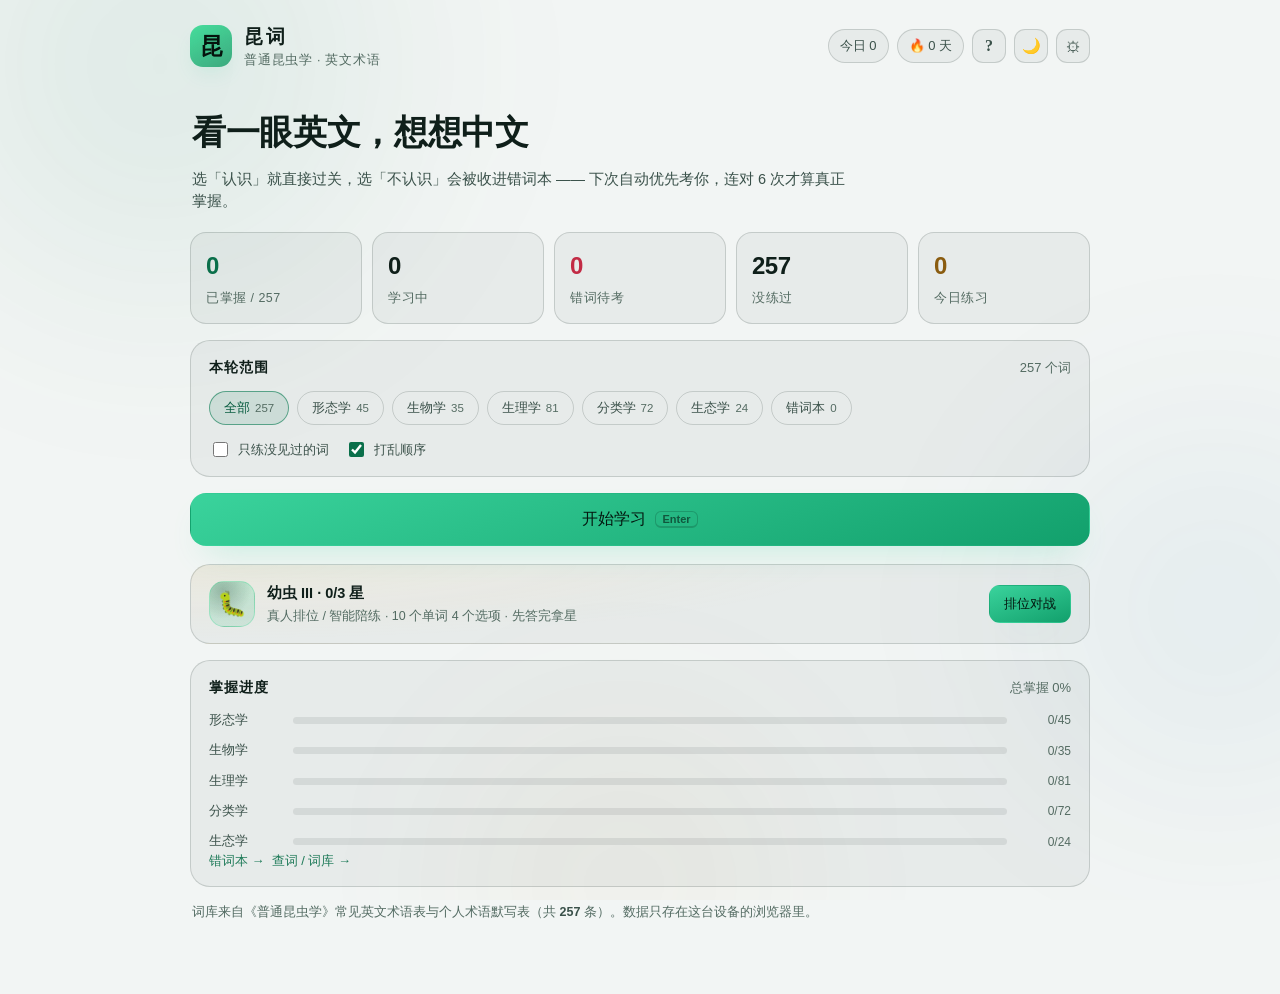
<file: index.html>
<!DOCTYPE html>
<html lang="zh-CN">
<head>
<meta charset="utf-8" />
<meta name="viewport" content="width=device-width, initial-scale=1, viewport-fit=cover" />
<title>昆词 · 普通昆虫学英文术语背诵</title>
<meta name="description" content="《普通昆虫学》英文术语英译汉背诵：认识/不认识自评，自动记录错词，下次反复考核，直到掌握。" />
<meta name="theme-color" content="#080c11" />
<script>
  /* 先把主题贴到 <html> 上，避免刷新时闪一下白/黑 */
  (function () {
    try {
      var pref = "auto";
      var raw = localStorage.getItem("kunword.v1");
      if (raw) {
        var d = JSON.parse(raw);
        if (d && d.prefs && d.prefs.theme) pref = d.prefs.theme;
      }
      var dark = !window.matchMedia || !window.matchMedia("(prefers-color-scheme: light)").matches;
      var resolved = pref === "auto" ? (dark ? "dark" : "light") : pref;
      document.documentElement.setAttribute("data-theme", resolved);
      document.documentElement.setAttribute("data-theme-choice", pref);
    } catch (e) {}
  })();
</script>
<link rel="icon" href="data:image/svg+xml,%3Csvg xmlns='http://www.w3.org/2000/svg' viewBox='0 0 64 64'%3E%3Crect width='64' height='64' rx='16' fill='%230e141b'/%3E%3Ctext x='32' y='44' font-size='34' font-family='serif' fill='%233ddc97' text-anchor='middle'%3E昆%3C/text%3E%3C/svg%3E" />
<link rel="stylesheet" href="styles.css" />
</head>
<body>
<div class="aurora" aria-hidden="true">
  <span class="orb orb-a"></span>
  <span class="orb orb-b"></span>
  <span class="orb orb-c"></span>
</div>

<header class="topbar">
  <div class="brand">
    <span class="logo">昆</span>
    <div class="brand-text">
      <h1>昆词</h1>
      <p>普通昆虫学 · 英文术语</p>
    </div>
  </div>
  <div class="topstats">
    <span class="pill" id="pillToday">今日 0</span>
    <span class="pill" id="pillStreak">🔥 0 天</span>
    <button class="icon-btn" id="btnTut" title="新手教程" aria-label="新手教程">?</button>
    <button class="icon-btn" id="btnTheme" title="切换深浅色">🌙</button>
    <button class="icon-btn" id="btnSettings" title="设置">⚙</button>
  </div>
</header>

<main id="main">

  <!-- ==================== 首页 ==================== -->
  <section class="view is-active" id="view-home">
    <div class="hero">
      <h2>看一眼英文，想想中文</h2>
      <p>选「认识」就直接过关，选「不认识」会被收进错词本 —— 下次自动优先考你，连对 6 次才算真正掌握。</p>
    </div>

    <div class="stats-grid" id="statsGrid"></div>

    <div class="panel">
      <div class="panel-head">
        <h3>本轮范围</h3>
        <span class="muted" id="scopeCount"></span>
      </div>
      <div class="chips" id="scopeChips"></div>
      <div class="panel-foot">
        <label class="check"><input type="checkbox" id="onlyNew" /> <span>只练没见过的词</span></label>
        <label class="check"><input type="checkbox" id="shuffleAll" checked /> <span>打乱顺序</span></label>
      </div>
    </div>

    <div class="cta-row">
      <button class="btn primary big" id="btnStart">
        <span>开始学习</span>
        <kbd>Enter</kbd>
      </button>
      <button class="btn ghost big" id="btnReview" hidden>
        <span>复习错词本</span>
        <em id="reviewBadge">0</em>
      </button>
    </div>

    <div class="panel battle-card">
      <div class="battle-left">
        <div class="rank-emblem sm" id="homeEmblem">🐛</div>
        <div class="battle-copy">
          <b id="homeRank">幼虫 III · 0 星</b>
          <p class="muted">真人排位 / 智能陪练 · 10 个单词 4 个选项 · 先答完拿星</p>
        </div>
      </div>
      <button class="btn primary small" id="btnOpenBattle">排位对战</button>
    </div>

    <div class="panel">
      <div class="panel-head">
        <h3>掌握进度</h3>
        <span class="muted" id="masterySummary"></span>
      </div>
      <div class="bars" id="masteryBars"></div>
      <div class="btn-row">
        <button class="link-btn" id="btnOpenBook">错词本 →</button>
        <button class="link-btn" id="btnOpenWords">查词 / 词库 →</button>
      </div>
    </div>

    <p class="footnote">词库来自《普通昆虫学》常见英文术语表与个人术语默写表（共 <b id="totalWords">0</b> 条）。数据只存在这台设备的浏览器里。</p>
  </section>

  <!-- ==================== 学习 ==================== -->
  <section class="view" id="view-study">
    <div class="study-top">
      <button class="icon-btn" id="btnQuit" title="退出本轮" aria-label="退出本轮">✕</button>
      <button class="icon-btn" id="btnPrev" title="回看上一题" aria-label="回看上一题">↶</button>
      <div class="study-progress">
        <div class="study-bar"><i id="studyBarFill"></i></div>
        <span class="muted" id="studyCounter">0 / 0</span>
      </div>
      <span class="mode-tag" id="modeTag">卡片</span>
    </div>

    <div class="card" id="card">
      <div class="card-meta">
        <span class="cat-tag" id="cardCat">形态学</span>
        <span class="stage-dots" id="cardStage" title="掌握阶段"></span>
      </div>

      <div class="card-wordwrap">
        <div class="card-word" id="cardWord">entomology</div>
        <button class="speak" id="btnSpeak" title="朗读单词" aria-label="朗读单词">🔊</button>
      </div>

      <div class="card-reveal" id="cardReveal" hidden>
        <div class="divider"></div>
        <div class="card-answer" id="cardAnswer">昆虫学</div>
        <div class="card-note" id="cardNote"></div>
        <div class="mnemonic" id="cardMnemonic" hidden></div>
      </div>

      <div class="options" id="cardOptions" hidden></div>

      <div class="spell" id="spellBox" hidden>
        <input id="spellInput" class="text-input spell-input" placeholder="写出英文（只写核心词也行）" autocomplete="off" autocapitalize="off" autocorrect="off" spellcheck="false" />
        <button class="btn primary" id="btnSpellSubmit">提交 <kbd>Enter</kbd></button>
      </div>
      <div class="spell-feedback" id="spellFeedback" hidden></div>

      <div class="card-hint" id="cardHint">空格 = 认识 · 1 = 不认识 · 选完自动显示中文</div>
    </div>

    <div class="answer-row" id="answerRow">
      <button class="btn danger" id="btnUnknown">不认识 <kbd>1</kbd></button>
      <button class="btn success" id="btnKnown">认识 <kbd>2</kbd></button>
    </div>
    <div class="answer-row" id="nextRow" hidden>
      <button class="btn primary wide" id="btnNext">
        <span>下一张</span>
        <span class="auto-count" id="autoCount" hidden></span>
        <kbd>空格</kbd>
      </button>
    </div>
    <div class="answer-row" id="reviewRow" hidden>
      <button class="btn ghost wide" id="btnExitReview">返回当前题 <kbd>Esc</kbd></button>
    </div>
  </section>

  <!-- ==================== 本轮结果 ==================== -->
  <section class="view" id="view-result">
    <div class="result-hero">
      <div class="result-ring" id="resultRing">
        <strong id="resultPct">0%</strong>
        <span>认识率</span>
      </div>
      <div class="result-copy">
        <h2 id="resultTitle">这一轮完成了</h2>
        <p id="resultSub"></p>
      </div>
    </div>
    <div class="stats-grid" id="resultStats"></div>
    <div class="panel" id="missPanel">
      <div class="panel-head"><h3>本轮没记住的词</h3><span class="muted">已收进错词本</span></div>
      <div class="miss-list" id="missList"></div>
    </div>
    <div class="cta-row">
      <button class="btn primary" id="btnAgain">再来一轮 <kbd>Q</kbd></button>
      <button class="btn ghost" id="btnHome">回到首页 <kbd>E</kbd></button>
    </div>
    <p class="fine">键盘：<kbd>Q</kbd> 再来一轮 · <kbd>E</kbd> 回到首页</p>
  </section>

  <!-- ==================== 错词本 ==================== -->
  <section class="view" id="view-book">
    <div class="panel-head page-head">
      <div>
        <h2>错词本</h2>
        <p class="muted" id="bookSub">连对 6 次才会自动移出</p>
      </div>
      <div class="btn-row">
        <button class="btn ghost small" id="btnBookBack">返回</button>
        <button class="btn primary small" id="btnBookStudy">复习这些词</button>
      </div>
    </div>
    <div class="book-tools">
      <input type="search" id="bookSearch" placeholder="搜索英文或中文…" />
      <select id="bookSort">
        <option value="due">按下次复习时间</option>
        <option value="wrong">按错误次数</option>
        <option value="recent">按最近练习</option>
        <option value="alpha">按字母</option>
      </select>
    </div>
    <div class="book-list" id="bookList"></div>
  </section>

  <!-- ==================== 词库 / 查词 ==================== -->
  <section class="view" id="view-words">
    <div class="panel-head page-head">
      <div>
        <h2>词库</h2>
        <p class="muted" id="wordsSub">257 个词</p>
      </div>
      <button class="btn ghost small" id="btnWordsBack">← 返回</button>
    </div>
    <div class="book-tools">
      <input type="search" id="wordSearch" placeholder="搜英文或中文…" />
      <select id="wordStatus">
        <option value="all">全部状态</option>
        <option value="new">没练过</option>
        <option value="learning">学习中</option>
        <option value="mastered">已掌握</option>
        <option value="wrong">错过的</option>
      </select>
    </div>
    <div class="chips" id="wordCats"></div>
    <div class="word-list" id="wordList"></div>
  </section>

  <!-- ==================== 排位主页 ==================== -->
  <section class="view" id="view-rank">
    <div class="panel-head page-head">
      <div>
        <h2>排位对战</h2>
        <p class="muted">真人同场 / 智能陪练 · 10 词 4 选项 · 段位存在本机</p>
      </div>
      <button class="btn ghost small" id="btnRankBack">← 返回首页</button>
    </div>
<div class="rank-hero">
      <div class="rank-emblem" id="rankEmblem">🐛</div>
      <div class="rank-info">
        <div class="rank-line">
          <h2 id="rankLabel">幼虫 III</h2>
          <span class="rank-chip" id="rankStarChip">0 星</span>
        </div>
        <p class="muted" id="rankTip">刚破卵壳，还在啃叶子</p>
        <div class="rank-progress"><i id="rankProgressFill"></i></div>
        <p class="muted" id="rankNext">升到下一小段还差 3 星</p>
      </div>
    </div>

    <div class="stats-grid" id="rankStats"></div>

    <div class="panel spar-panel">
      <div class="panel-head">
        <h3>快速匹配</h3>
        <span class="muted">离线 · 2–4 人随机</span>
      </div>
      <p class="rule">没人在线也能打：随机开 <b>2 / 3 / 4 人局</b>，对手是 <b>1–3 位智能陪练</b>（离线 AI，不是真人）。
      它们的答题速度按你的掌握程度算 —— 你练得越多、掌握得越好，它们读得越快，同一局里也有快有慢；
      出题优先挑你正在复习、还没掌握的词。连输 <b>3</b> 局会给你一局 <b>回温局</b>，陪练难度下调，先把节奏找回来。</p>
      <p class="rule"><b>计星规则和真人局完全一样，按人数算</b>：2 人局 胜 +2 / 负 −1；3 人局 +2 / +1 / −2；
      4 人局 +2 / +1 / −1 / −2。连胜连败、晋级掉段照常触发；只有按 <kbd>Esc</kbd> 中途退出不记输赢。</p>
      <div class="cta-row">
        <button class="btn primary" id="btnSpar">快速匹配</button>
      </div>
      <p class="fine" id="sparInfo">当前陪练：常规 · 约 5.6 秒/题</p>
    </div>

    <div class="panel">
      <div class="panel-head">
        <h3>真人排位对战</h3>
        <span class="muted">2–4 人 · 10 题</span>
      </div>
      <p class="rule">同一套 10 个英文术语、每题 4 个中文选项。<b>选错要罚时</b>：每错一次 +2.5 秒（只锁 0.3 秒做个反馈），4 个选项不会被排除 —— 瞎点穷举一定比读题慢。最终按「净用时 + 罚时」排名：<b>第 1 名 +2 星，第 2 名 +1 星，第 3 名 −1 星，第 4 名 −2 星</b>（2 人局：赢 +2 / 输 −1；3 人局：+2 / +1 / −2）。</p>
      <label class="field-label" for="nickInput">你的虫名</label>
      <input id="nickInput" class="text-input" maxlength="10" placeholder="比如：金龟子、小菜蛾、三龄幼虫" />
      <div class="cta-row">
        <button class="btn primary" id="btnCreateRoom">创建房间</button>
      </div>
      <div class="join-row">
        <input id="joinCode" class="text-input code-input" maxlength="6" placeholder="房间码：K7M2QP" autocapitalize="characters" spellcheck="false" />
        <button class="btn ghost" id="btnJoinRoom">加入房间</button>
      </div>
      <p class="fine" id="rankMsg"></p>
    </div>

    <div class="panel">
      <div class="panel-head">
        <h3>点对点直连</h3>
        <span class="muted">没有服务器</span>
      </div>
      <div class="cloud-line">
        <i class="cloud-dot ok" id="cloudDot"></i>
        <span id="cloudText" class="muted">两人浏览器直连 · 段位与战绩存在本机</span>
      </div>
      <p class="fine" id="handoffOut">
        对战数据走 WebRTC 直连（加密、不经过服务器），只有「互相找到对方」用了一下 PeerJS 公共信令。
        段位和战绩存在这台设备的浏览器里，换设备不会自动跟过去。
      </p>
    </div>

    <div class="panel">
      <div class="panel-head">
        <h3>最近战绩</h3>
        <span class="muted">存在本机</span>
      </div>
      <div class="hist" id="rankHistory"></div>
    </div>

    <div class="panel">
      <div class="panel-head">
        <h3>段位阶梯</h3>
        <span class="muted">共 78 星登顶</span>
      </div>
      <div class="ladder" id="rankLadder"></div>
    </div>
  </section>

  <!-- ==================== 房间 ==================== -->
  <section class="view" id="view-room">
    <div class="panel-head page-head">
      <div>
        <h2>房间 <span class="room-code" id="roomCode">------</span></h2>
        <p class="muted" id="roomStatus">等待队友…</p>
      </div>
      <button class="btn ghost small" id="btnLeaveRoom">离开</button>
    </div>

    <div class="invite">
      <span>邀请链接</span>
      <input id="inviteLink" readonly />
      <button class="mini-btn" id="btnCopyInvite">复制</button>
    </div>

    <div class="player-grid" id="roomPlayers"></div>

    <div class="cta-row">
      <button class="btn primary" id="btnStartBattle">开始对战</button>
    </div>
    <p class="fine" id="roomHint"></p>
  </section>

  <!-- ==================== 对战答题 ==================== -->
  <section class="view" id="view-race">
    <div class="race-top">
      <span class="race-q" id="raceProgress">1 / 10</span>
      <span class="race-mode" id="raceMode" hidden></span>
      <span class="race-penalty" id="racePenalty" hidden></span>
      <span class="race-timer" id="raceTimer">0.0s</span>
    </div>
    <div class="race-track" id="raceTrack"></div>

    <div class="card" id="raceCard">
      <div class="card-meta">
        <span class="cat-tag" id="raceCat">形态学</span>
        <span class="stage-dots" id="raceDots"></span>
      </div>
      <div class="card-wordwrap">
        <div class="card-word" id="raceWord">entomology</div>
        <button class="speak" id="raceSpeak" title="朗读单词" aria-label="朗读单词">🔊</button>
      </div>
      <div class="options" id="raceOptions"></div>
      <div class="card-hint" id="raceHint">选一个中文意思 · 选错 +2.5s 罚时，只锁 0.3s</div>
    </div>
    <p class="race-note" id="raceNote"></p>
  </section>

  <!-- ==================== 对战结果 ==================== -->
  <section class="view" id="view-bresult">
    <div class="result-hero">
      <div class="result-ring" id="bresultRing">
        <strong id="bresultPlace">1</strong>
        <span>名次</span>
      </div>
      <div class="result-copy">
        <h2 id="bresultTitle">对战结束</h2>
        <p id="bresultSub"></p>
      </div>
    </div>

    <div class="board" id="bresultBoard"></div>
    <div class="star-change" id="starChange"></div>
    <p class="fine" id="bresultSpar" hidden></p>

    <div class="cta-row">
      <button class="btn primary" id="btnRematch">再来一局</button>
      <button class="btn ghost" id="btnBackRank">回排位</button>
    </div>
  </section>

</main>

<!-- ==================== 设置弹窗 ==================== -->
<div class="modal" id="modal" hidden>
  <div class="modal-card">
    <div class="modal-head">
      <h3>设置</h3>
      <button class="icon-btn" id="btnCloseModal" aria-label="关闭设置">✕</button>
    </div>
    <div class="field">
      <label>每轮题量</label>
      <div class="segmented" id="sizeSeg">
        <button data-size="10">10</button>
        <button data-size="20">20</button>
        <button data-size="30">30</button>
        <button data-size="0">全部</button>
      </div>
    </div>
    <div class="field">
      <label>答题方式</label>
      <div class="segmented" id="modeSeg">
        <button data-mode="card">自评卡片</button>
        <button data-mode="quiz">四选一考核</button>
        <button data-mode="spell">中译英拼写</button>
      </div>
    </div>
    <div class="field">
      <label>数据</label>
      <div class="btn-row">
        <button class="btn ghost small" id="btnExport">导出备份</button>
        <button class="btn ghost small" id="btnImport">导入备份</button>
        <button class="btn ghost small danger-text" id="btnReset">清空进度</button>
      </div>
      <input type="file" id="importFile" accept="application/json" hidden />
    </div>
    <div class="field">
      <label>配色</label>
      <div class="theme-grid" id="themeGrid">
        <button data-theme="auto"><span class="sw sw-auto">◐</span><b>跟随系统</b></button>
        <button data-theme="dark"><span class="sw sw-dark"></span><b>深夜</b></button>
        <button data-theme="light"><span class="sw sw-light"></span><b>白昼</b></button>
        <button data-theme="blue"><span class="sw sw-blue"></span><b>浅蓝</b></button>
        <button data-theme="pink"><span class="sw sw-pink"></span><b>浅粉</b></button>
        <button data-theme="mint"><span class="sw sw-mint"></span><b>薄荷</b></button>
        <button data-theme="sand"><span class="sw sw-sand"></span><b>米黄</b></button>
      </div>
    </div>
    <div class="field">
      <label>联想记忆</label>
      <label class="check"><input type="checkbox" id="showMnemonic" /> <span>答完显示词根与同族词对比</span></label>
      <label class="check"><input type="checkbox" id="autoNext" /> <span>答完自动下一张（2.5 秒，按 E / 空格可打断）</span></label>
    </div>
    <p class="fine">进度保存在浏览器 localStorage 中，换设备请用导出/导入迁移。</p>
  </div>
</div>

<!-- ==================== 新手教程 ==================== -->
<div class="tutorial" id="tutorial" hidden>
  <div class="tut-card" role="dialog" aria-modal="true" aria-label="新手教程">
    <div class="tut-head">
      <div>
        <h2>新手教程</h2>
        <p class="muted">电脑端 / 手机端用法 · 快捷键 · 设置项</p>
      </div>
      <button class="icon-btn" id="btnCloseTut" aria-label="关闭教程">✕</button>
    </div>
    <div class="tut-body">
      <nav class="tut-nav" id="tutNav"></nav>
      <div class="tut-panels" id="tutPanels"></div>
    </div>
    <div class="tut-foot">
      <button class="btn ghost small" id="btnTutPrev">← 上一步</button>
      <span class="muted" id="tutStep">1 / 5</span>
      <button class="btn primary small" id="btnTutNext">下一步 →</button>
    </div>
  </div>
</div>

<div class="toast" id="toast" hidden></div>

<script src="data.js"></script>
<script src="mnemonic.js"></script>
<script src="rank.js"></script>
<script src="app.js"></script>
<script src="vendor/peerjs.min.js"></script>
<script src="tutorial.js"></script>
<script src="battle.js"></script>
</body>
</html>
</file>
<file: styles.css>
/* ===== ===== */
/* ===== Kun Ci - theme tokens ===== */
:root,
:root[data-theme="dark"] {
  color-scheme: dark;
  --bg: #080c11;
  --bg-soft: #0e141b;
  --raised: #141d26;

  --ink: #f3f8f6;
  --ink-dim: #bdc9d1;
  --ink-faint: #97a4ae;

  --line: rgba(255, 255, 255, 0.14);
  --line-strong: rgba(255, 255, 255, 0.26);
  --panel: var(--fill-1);
  --panel-strong: var(--fill-2);
  --fill-1: rgba(255, 255, 255, 0.055);
  --fill-2: rgba(255, 255, 255, 0.1);
  --dot: rgba(255, 255, 255, 0.24);
  --card-a: rgba(255, 255, 255, 0.055);
  --card-b: rgba(255, 255, 255, 0.018);
  --card-glow: rgba(78, 230, 165, 0.1);

  --accent: #4ee6a5;
  --accent-deep: #1f9c6b;
  --accent-soft: rgba(78, 230, 165, 0.16);
  --accent-line: rgba(78, 230, 165, 0.5);
  --accent-line-strong: rgba(78, 230, 165, 0.68);
  --accent-ink: #bcffdf;

  --btn-a: #4ee6a5;
  --btn-b: #1f9c6b;
  --btn-glow: rgba(78, 230, 165, 0.9);
  --on-accent-ink: #04170f;
  --on-accent-line: rgba(0, 20, 12, 0.35);

  --ok: #4ee6a5;
  --ok-bg: rgba(78, 230, 165, 0.14);
  --ok-bg-strong: rgba(78, 230, 165, 0.2);
  --ok-line: rgba(78, 230, 165, 0.5);
  --ok-line-strong: rgba(78, 230, 165, 0.72);
  --ok-ink: #d6ffec;
  --ok-glow: rgba(78, 230, 165, 0.7);

  --bad: #ff8a9e;
  --bad-bg: rgba(255, 138, 158, 0.12);
  --bad-bg-strong: rgba(255, 138, 158, 0.18);
  --bad-line: rgba(255, 138, 158, 0.45);
  --bad-line-strong: rgba(255, 138, 158, 0.72);
  --bad-ink: #ffd5dd;

  --warn-ink: #ffe7ba;
  --rose: #ff8a9e;
  --amber: #ffc86b;
  --sky: #7cc9ff;

  --overlay: rgba(4, 8, 11, 0.72);
  --orb-a: rgba(78, 230, 165, 0.32);
  --orb-b: rgba(108, 196, 255, 0.2);
  --orb-c: rgba(255, 200, 107, 0.14);
  --shadow: 0 24px 60px -30px rgba(0, 0, 0, 0.9);
  --radius: 20px;
  --sans: "Inter", -apple-system, BlinkMacSystemFont, "Segoe UI", "PingFang SC",
    "Hiragino Sans GB", "Microsoft YaHei", sans-serif;
  --serif: "Iowan Old Style", "Palatino Linotype", Georgia, "Times New Roman", serif;
}

:root[data-theme="light"] {
  color-scheme: light;
  --bg: #f2f5f4;
  --bg-soft: #ffffff;
  --raised: #ffffff;

  --ink: #0f1f1a;
  --ink-dim: #3a514a;
  --ink-faint: #536b62;

  --line: rgba(15, 31, 26, 0.16);
  --line-strong: rgba(15, 31, 26, 0.3);
  --panel: var(--fill-1);
  --panel-strong: var(--fill-2);
  --fill-1: rgba(15, 31, 26, 0.045);
  --fill-2: rgba(15, 31, 26, 0.085);
  --dot: rgba(15, 31, 26, 0.24);
  --card-a: rgba(255, 255, 255, 0.92);
  --card-b: rgba(15, 31, 26, 0.025);
  --card-glow: rgba(11, 122, 82, 0.1);

  --accent: #0a6f4a;
  --accent-deep: #06543a;
  --accent-soft: rgba(11, 122, 82, 0.12);
  --accent-line: rgba(11, 122, 82, 0.42);
  --accent-line-strong: rgba(11, 122, 82, 0.6);
  --accent-ink: #075c3f;

  --btn-a: #3ad39c;
  --btn-b: #12a06c;
  --btn-glow: rgba(58, 211, 156, 0.42);
  --on-accent-ink: #04170f;
  --on-accent-line: rgba(0, 25, 15, 0.32);

  --ok: #0b7a52;
  --ok-bg: rgba(11, 122, 82, 0.1);
  --ok-bg-strong: rgba(11, 122, 82, 0.16);
  --ok-line: rgba(11, 122, 82, 0.4);
  --ok-line-strong: rgba(11, 122, 82, 0.62);
  --ok-ink: #075c3f;
  --ok-glow: rgba(11, 122, 82, 0.35);

  --bad: #c22b45;
  --bad-bg: rgba(194, 43, 69, 0.09);
  --bad-bg-strong: rgba(194, 43, 69, 0.15);
  --bad-line: rgba(194, 43, 69, 0.4);
  --bad-line-strong: rgba(194, 43, 69, 0.62);
  --bad-ink: #8f1c30;

  --warn-ink: #8a5a10;
  --rose: #c22b45;
  --amber: #8a5c10;
  --sky: #14689a;

  --overlay: rgba(20, 26, 24, 0.42);
  --orb-a: rgba(11, 122, 82, 0.16);
  --orb-b: rgba(20, 104, 154, 0.12);
  --orb-c: rgba(200, 140, 30, 0.1);
  --shadow: 0 18px 44px -30px rgba(15, 31, 26, 0.45);
}

:root[data-theme="blue"] {
  color-scheme: light;
  --bg: #e8f1fb;
  --bg-soft: #ffffff;
  --raised: #ffffff;

  --ink: #0c2036;
  --ink-dim: #2f4d6c;
  --ink-faint: #4d698a;

  --line: rgba(12, 32, 54, 0.16);
  --line-strong: rgba(12, 32, 54, 0.3);
  --panel: var(--fill-1);
  --panel-strong: var(--fill-2);
  --fill-1: rgba(12, 32, 54, 0.045);
  --fill-2: rgba(12, 32, 54, 0.085);
  --dot: rgba(12, 32, 54, 0.24);
  --card-a: rgba(255, 255, 255, 0.94);
  --card-b: rgba(12, 32, 54, 0.025);
  --card-glow: rgba(22, 104, 201, 0.12);

  --accent: #0f5cb4;
  --accent-deep: #0b4790;
  --accent-soft: rgba(22, 104, 201, 0.12);
  --accent-line: rgba(22, 104, 201, 0.42);
  --accent-line-strong: rgba(22, 104, 201, 0.6);
  --accent-ink: #0d4a92;

  --btn-a: #5aadf2;
  --btn-b: #1f74cc;
  --btn-glow: rgba(90, 173, 242, 0.42);
  --on-accent-ink: #05192b;
  --on-accent-line: rgba(5, 25, 43, 0.32);

  --ok: #0a7a54;
  --ok-bg: rgba(10, 122, 84, 0.1);
  --ok-bg-strong: rgba(10, 122, 84, 0.16);
  --ok-line: rgba(10, 122, 84, 0.4);
  --ok-line-strong: rgba(10, 122, 84, 0.62);
  --ok-ink: #075c3f;
  --ok-glow: rgba(10, 122, 84, 0.35);

  --bad: #c22b45;
  --bad-bg: rgba(194, 43, 69, 0.09);
  --bad-bg-strong: rgba(194, 43, 69, 0.15);
  --bad-line: rgba(194, 43, 69, 0.4);
  --bad-line-strong: rgba(194, 43, 69, 0.62);
  --bad-ink: #8f1c30;

  --warn-ink: #7a4d05;
  --rose: #c22b45;
  --amber: #8a5c10;
  --sky: #14689a;

  --overlay: rgba(20, 26, 24, 0.42);
  --orb-a: rgba(43, 138, 230, 0.16);
  --orb-b: rgba(120, 190, 255, 0.18);
  --orb-c: rgba(200, 220, 255, 0.25);
  --shadow: 0 18px 44px -30px rgba(12, 32, 54, 0.4);
}

:root[data-theme="pink"] {
  color-scheme: light;
  --bg: #fdeff4;
  --bg-soft: #ffffff;
  --raised: #ffffff;

  --ink: #3a1220;
  --ink-dim: #67344a;
  --ink-faint: #875a6c;

  --line: rgba(58, 18, 32, 0.16);
  --line-strong: rgba(58, 18, 32, 0.3);
  --panel: var(--fill-1);
  --panel-strong: var(--fill-2);
  --fill-1: rgba(58, 18, 32, 0.045);
  --fill-2: rgba(58, 18, 32, 0.085);
  --dot: rgba(58, 18, 32, 0.24);
  --card-a: rgba(255, 255, 255, 0.94);
  --card-b: rgba(58, 18, 32, 0.025);
  --card-glow: rgba(194, 24, 91, 0.1);

  --accent: #c2185b;
  --accent-deep: #96114a;
  --accent-soft: rgba(194, 24, 91, 0.1);
  --accent-line: rgba(194, 24, 91, 0.4);
  --accent-line-strong: rgba(194, 24, 91, 0.6);
  --accent-ink: #8e1145;

  --btn-a: #f472a4;
  --btn-b: #d4326c;
  --btn-glow: rgba(244, 114, 164, 0.42);
  --on-accent-ink: #2b0a15;
  --on-accent-line: rgba(43, 10, 21, 0.32);

  --ok: #0a7a54;
  --ok-bg: rgba(10, 122, 84, 0.1);
  --ok-bg-strong: rgba(10, 122, 84, 0.16);
  --ok-line: rgba(10, 122, 84, 0.4);
  --ok-line-strong: rgba(10, 122, 84, 0.62);
  --ok-ink: #075c3f;
  --ok-glow: rgba(10, 122, 84, 0.3);

  --bad: #b0213c;
  --bad-bg: rgba(176, 33, 60, 0.09);
  --bad-bg-strong: rgba(176, 33, 60, 0.15);
  --bad-line: rgba(176, 33, 60, 0.4);
  --bad-line-strong: rgba(176, 33, 60, 0.62);
  --bad-ink: #84172c;

  --warn-ink: #7a4d05;
  --rose: #b0213c;
  --amber: #8a5c10;
  --sky: #14689a;

  --overlay: rgba(20, 26, 24, 0.42);
  --orb-a: rgba(232, 70, 127, 0.16);
  --orb-b: rgba(255, 170, 200, 0.28);
  --orb-c: rgba(255, 210, 160, 0.2);
  --shadow: 0 18px 44px -30px rgba(58, 18, 32, 0.4);
}

:root[data-theme="mint"] {
  color-scheme: light;
  --bg: #e9f6ef;
  --bg-soft: #ffffff;
  --raised: #ffffff;

  --ink: #0d241c;
  --ink-dim: #2f5346;
  --ink-faint: #4a6d5d;

  --line: rgba(13, 36, 28, 0.16);
  --line-strong: rgba(13, 36, 28, 0.3);
  --panel: var(--fill-1);
  --panel-strong: var(--fill-2);
  --fill-1: rgba(13, 36, 28, 0.045);
  --fill-2: rgba(13, 36, 28, 0.085);
  --dot: rgba(13, 36, 28, 0.24);
  --card-a: rgba(255, 255, 255, 0.94);
  --card-b: rgba(13, 36, 28, 0.025);
  --card-glow: rgba(10, 140, 92, 0.12);

  --accent: #096e48;
  --accent-deep: #06563a;
  --accent-soft: rgba(10, 140, 92, 0.12);
  --accent-line: rgba(10, 140, 92, 0.42);
  --accent-line-strong: rgba(10, 140, 92, 0.6);
  --accent-ink: #076a45;

  --btn-a: #17c08a;
  --btn-b: #0a8c5c;
  --btn-glow: rgba(23, 192, 138, 0.36);
  --on-accent-ink: #04231a;
  --on-accent-line: rgba(0, 25, 15, 0.3);

  --ok: #0a8c5c;
  --ok-bg: rgba(10, 140, 92, 0.1);
  --ok-bg-strong: rgba(10, 140, 92, 0.16);
  --ok-line: rgba(10, 140, 92, 0.4);
  --ok-line-strong: rgba(10, 140, 92, 0.62);
  --ok-ink: #076a45;
  --ok-glow: rgba(10, 140, 92, 0.32);

  --bad: #c22b45;
  --bad-bg: rgba(194, 43, 69, 0.09);
  --bad-bg-strong: rgba(194, 43, 69, 0.15);
  --bad-line: rgba(194, 43, 69, 0.4);
  --bad-line-strong: rgba(194, 43, 69, 0.62);
  --bad-ink: #8f1c30;

  --warn-ink: #7a4d05;
  --rose: #c22b45;
  --amber: #7d5310;
  --sky: #14689a;

  --overlay: rgba(20, 26, 24, 0.42);
  --orb-a: rgba(23, 192, 138, 0.16);
  --orb-b: rgba(120, 220, 190, 0.24);
  --orb-c: rgba(200, 235, 210, 0.3);
  --shadow: 0 18px 44px -30px rgba(13, 36, 28, 0.4);
}

:root[data-theme="sand"] {
  color-scheme: light;
  --bg: #f7f1e5;
  --bg-soft: #fffdf8;
  --raised: #fffdf8;

  --ink: #2b2317;
  --ink-dim: #574734;
  --ink-faint: #77654b;

  --line: rgba(43, 35, 23, 0.16);
  --line-strong: rgba(43, 35, 23, 0.3);
  --panel: var(--fill-1);
  --panel-strong: var(--fill-2);
  --fill-1: rgba(43, 35, 23, 0.045);
  --fill-2: rgba(43, 35, 23, 0.085);
  --dot: rgba(43, 35, 23, 0.24);
  --card-a: rgba(255, 255, 255, 0.95);
  --card-b: rgba(43, 35, 23, 0.025);
  --card-glow: rgba(138, 96, 20, 0.1);

  --accent: #8a6014;
  --accent-deep: #6b4a0e;
  --accent-soft: rgba(138, 96, 20, 0.1);
  --accent-line: rgba(138, 96, 20, 0.4);
  --accent-line-strong: rgba(138, 96, 20, 0.58);
  --accent-ink: #6b4a0e;

  --btn-a: #e8b247;
  --btn-b: #b57f16;
  --btn-glow: rgba(232, 178, 71, 0.45);
  --on-accent-ink: #241a06;
  --on-accent-line: rgba(36, 26, 6, 0.3);

  --ok: #2f6f3f;
  --ok-bg: rgba(47, 111, 63, 0.1);
  --ok-bg-strong: rgba(47, 111, 63, 0.16);
  --ok-line: rgba(47, 111, 63, 0.4);
  --ok-line-strong: rgba(47, 111, 63, 0.62);
  --ok-ink: #245530;
  --ok-glow: rgba(47, 111, 63, 0.3);

  --bad: #a83226;
  --bad-bg: rgba(168, 50, 38, 0.09);
  --bad-bg-strong: rgba(168, 50, 38, 0.15);
  --bad-line: rgba(168, 50, 38, 0.4);
  --bad-line-strong: rgba(168, 50, 38, 0.62);
  --bad-ink: #7d2318;

  --warn-ink: #6b4a0e;
  --rose: #a83226;
  --amber: #8a6014;
  --sky: #14689a;

  --overlay: rgba(20, 26, 24, 0.42);
  --orb-a: rgba(201, 138, 31, 0.16);
  --orb-b: rgba(230, 200, 140, 0.24);
  --orb-c: rgba(255, 225, 160, 0.24);
  --shadow: 0 18px 44px -30px rgba(43, 35, 23, 0.4);
}


* { box-sizing: border-box; }

/* ?hidden display:flex/grid ?*/
[hidden] { display: none !important; }

html { -webkit-text-size-adjust: 100%; }

body {
  margin: 0;
  min-height: 100vh;
  background: var(--bg);
  color: var(--ink);
  font-family: var(--sans);
  font-size: 16px;
  line-height: 1.55;
  -webkit-font-smoothing: antialiased;
  overflow-x: hidden;
}

/* ---------- ambient background ---------- */
.aurora {
  position: fixed;
  inset: 0;
  overflow: hidden;
  pointer-events: none;
  z-index: 0;
}
.orb {
  position: absolute;
  border-radius: 50%;
  filter: blur(90px);
  opacity: 0.5;
}
.orb-a {
  width: 44rem; height: 44rem;
  top: -18rem; left: -12rem;
  background: radial-gradient(circle, var(--orb-a), transparent 68%);
}
.orb-b {
  width: 36rem; height: 36rem;
  top: 20rem; right: -14rem;
  background: radial-gradient(circle, var(--orb-b), transparent 70%);
}
.orb-c {
  width: 30rem; height: 30rem;
  bottom: -14rem; left: 30%;
  background: radial-gradient(circle, var(--orb-c), transparent 70%);
}

/* ---------- top bar ---------- */
.topbar {
  position: relative;
  z-index: 2;
  max-width: 940px;
  margin: 0 auto;
  padding: 22px 20px 6px;
  display: flex;
  align-items: center;
  justify-content: space-between;
  gap: 12px;
}
.brand { display: flex; align-items: center; gap: 12px; }
.logo {
  display: grid;
  place-items: center;
  width: 42px; height: 42px;
  border-radius: 13px;
  background: linear-gradient(150deg, rgba(61, 220, 151, 0.95), rgba(31, 156, 107, 0.85));
  color: #05130d;
  font-family: var(--serif);
  font-size: 23px;
  font-weight: 700;
  box-shadow: 0 10px 24px -12px var(--btn-glow);
}
.brand-text h1 {
  margin: 0;
  font-size: 19px;
  letter-spacing: 0.14em;
  font-weight: 650;
}
.brand-text p {
  margin: 0;
  font-size: 12px;
  color: var(--ink-faint);
  letter-spacing: 0.06em;
}
.topstats { display: flex; align-items: center; gap: 8px; }
.pill {
  font-size: 12.5px;
  color: var(--ink-dim);
  padding: 6px 11px;
  border-radius: 999px;
  border: 1px solid var(--line);
  background: var(--panel);
  white-space: nowrap;
}
.icon-btn {
  width: 34px; height: 34px;
  display: grid; place-items: center;
  border-radius: 11px;
  border: 1px solid var(--line);
  background: var(--panel);
  color: var(--ink-dim);
  font-size: 15px;
  cursor: pointer;
  transition: 0.18s ease;
}
.icon-btn:hover { color: var(--ink); border-color: var(--line-strong); background: var(--panel-strong); }

/* ---------- layout ---------- */
main {
  position: relative;
  z-index: 1;
  max-width: 940px;
  margin: 0 auto;
  padding: 14px 20px 72px;
}
.view { display: none; animation: rise 0.34s cubic-bezier(0.22, 1, 0.36, 1); }
.view.is-active { display: block; }
@keyframes rise {
  from { opacity: 0; transform: translateY(10px); }
  to { opacity: 1; transform: none; }
}

.hero { padding: 16px 2px 20px; }
.hero h2 {
  margin: 0 0 8px;
  font-family: var(--serif);
  font-size: clamp(26px, 4.6vw, 34px);
  font-weight: 600;
  letter-spacing: -0.01em;
}
.hero p { margin: 0; color: var(--ink-dim); font-size: 14.5px; max-width: 46em; }

/* ---------- stats ---------- */
.stats-grid {
  display: grid;
  grid-template-columns: repeat(auto-fit, minmax(132px, 1fr));
  gap: 10px;
  margin-bottom: 16px;
}
.stat {
  padding: 14px 15px;
  border-radius: 16px;
  border: 1px solid var(--line);
  background: var(--panel);
}
.stat b {
  display: block;
  font-size: 24px;
  font-weight: 600;
  letter-spacing: -0.02em;
  font-variant-numeric: tabular-nums;
}
.stat span { font-size: 12px; color: var(--ink-faint); letter-spacing: 0.04em; }
.stat.is-mint b { color: var(--accent); }
.stat.is-rose b { color: var(--rose); }
.stat.is-amber b { color: var(--amber); }

/* ---------- panels ---------- */
.panel {
  border: 1px solid var(--line);
  background: var(--panel);
  border-radius: var(--radius);
  padding: 16px 18px;
  margin-bottom: 16px;
}
.panel-head {
  display: flex;
  align-items: baseline;
  justify-content: space-between;
  gap: 10px;
  margin-bottom: 12px;
}
.panel-head h3, .panel-head h2 {
  margin: 0;
  font-size: 14px;
  font-weight: 600;
  letter-spacing: 0.08em;
  color: var(--ink);
}
.page-head { align-items: center; margin-bottom: 8px; }
/* 快速匹配（智能陪练）用强调色的边，和真人房间区分开 */
.spar-panel { border-color: var(--accent-line-strong); background: var(--accent-soft); }
.spar-panel .cta-row { margin-bottom: 4px; }
.spar-panel .fine { margin-top: 8px; }
.page-head h2 { font-family: var(--serif); font-size: 24px; letter-spacing: 0; }
.page-head p { margin: 2px 0 0; font-size: 12.5px; }
.muted { color: var(--ink-faint); font-size: 12.5px; }

.panel-foot { display: flex; flex-wrap: wrap; gap: 16px; margin-top: 14px; }
.check {
  display: inline-flex; align-items: center; gap: 7px;
  font-size: 13px; color: var(--ink-dim); cursor: pointer; user-select: none;
}
.check input { accent-color: var(--accent); width: 15px; height: 15px; }

/* ---------- chips ---------- */
.chips { display: flex; flex-wrap: wrap; gap: 8px; }
.chip {
  border: 1px solid var(--line);
  background: transparent;
  color: var(--ink-dim);
  padding: 7px 14px;
  border-radius: 999px;
  font-size: 13px;
  cursor: pointer;
  transition: 0.16s ease;
  font-family: inherit;
}
.chip:hover { color: var(--ink); border-color: var(--line-strong); }
.chip.is-on {
  background: var(--accent-soft);
  border-color: var(--accent-line-strong);
  color: var(--accent-ink);
}
.chip em { font-style: normal; color: var(--ink-faint); margin-left: 5px; font-size: 11.5px; }

/* ---------- buttons ---------- */
.btn {
  position: relative;
  display: inline-flex;
  align-items: center;
  justify-content: center;
  gap: 9px;
  border-radius: 14px;
  border: 1px solid var(--line-strong);
  background: var(--panel-strong);
  color: var(--ink);
  font-family: inherit;
  font-size: 14.5px;
  font-weight: 550;
  padding: 12px 20px;
  cursor: pointer;
  transition: transform 0.14s ease, background 0.18s ease, border-color 0.18s ease, box-shadow 0.18s ease;
}
.btn:hover { transform: translateY(-1px); background: var(--fill-2); }
.btn:active { transform: translateY(0) scale(0.99); }
.btn.primary {
  background: linear-gradient(160deg, var(--btn-a), var(--btn-b));
  border-color: transparent;
  color: var(--on-accent-ink);
  box-shadow: 0 16px 34px -18px var(--btn-glow);
}
.btn.primary:hover { box-shadow: 0 20px 40px -18px var(--btn-glow); }
.btn.success {
  border-color: var(--ok-line);
  background: var(--ok-bg);
  color: var(--ok);
}
.btn.danger {
  border-color: var(--bad-line);
  background: var(--bad-bg);
  color: var(--bad-ink);
}
.btn.ghost { background: var(--panel); color: var(--ink-dim); }
.btn.big { padding: 15px 26px; font-size: 15.5px; border-radius: 16px; }
.btn.small { padding: 9px 14px; font-size: 13px; border-radius: 11px; }
.btn.wide { flex: 1; }
.btn em {
  font-style: normal;
  background: rgba(0, 0, 0, 0.28);
  color: inherit;
  border-radius: 999px;
  padding: 1px 8px;
  font-size: 12px;
  font-variant-numeric: tabular-nums;
}
.btn:disabled { opacity: 0.4; cursor: not-allowed; transform: none; }
.danger-text { color: var(--rose) !important; }
kbd {
  border: 1px solid var(--line-strong);
  border-bottom-width: 2px;
  border-radius: 6px;
  padding: 1px 6px;
  font-size: 11px;
  font-family: inherit;
  color: inherit;
  opacity: 0.66;
}
.btn.primary kbd { border-color: var(--on-accent-line); opacity: 0.6; }

.cta-row { display: flex; gap: 10px; flex-wrap: wrap; margin: 6px 0 18px; }
.cta-row .btn { flex: 1 1 200px; }

/* ---------- mastery bars ---------- */
.bars { display: flex; flex-direction: column; gap: 11px; }
.bar-row { display: grid; grid-template-columns: 72px 1fr 52px; align-items: center; gap: 12px; }
.bar-name { font-size: 12.5px; color: var(--ink-dim); }
.bar-track {
  height: 7px;
  border-radius: 999px;
  background: var(--fill-2);
  overflow: hidden;
}
.bar-track i {
  display: block;
  height: 100%;
  border-radius: 999px;
  background: linear-gradient(90deg, var(--accent-deep), var(--accent));
  transition: width 0.5s cubic-bezier(0.22, 1, 0.36, 1);
}
.bar-num { font-size: 11.5px; color: var(--ink-faint); text-align: right; font-variant-numeric: tabular-nums; }

.footnote { font-size: 12px; color: var(--ink-faint); margin: 6px 2px 0; }
.footnote b { color: var(--ink-dim); }

.link-btn {
  border: 0;
  background: none;
  padding: 0;
  color: var(--accent);
  font-family: inherit;
  font-size: 13px;
  cursor: pointer;
  opacity: 0.9;
}
.link-btn:hover { opacity: 1; text-decoration: underline; }

/* ---------- study ---------- */
.study-top {
  display: flex;
  align-items: center;
  gap: 12px;
  padding: 6px 0 14px;
}
.study-progress { flex: 1; display: flex; align-items: center; gap: 10px; }
.study-bar {
  flex: 1;
  height: 5px;
  border-radius: 999px;
  background: var(--fill-2);
  overflow: hidden;
}
.study-bar i {
  display: block;
  height: 100%;
  width: 0;
  border-radius: 999px;
  background: linear-gradient(90deg, var(--accent-deep), var(--accent));
  transition: width 0.3s ease;
}
.mode-tag {
  font-size: 11.5px;
  color: var(--ink-faint);
  border: 1px solid var(--line);
  padding: 3px 9px;
  border-radius: 999px;
}

.card {
  position: relative;
  min-height: 330px;
  display: flex;
  flex-direction: column;
  padding: 22px 24px 20px;
  border-radius: 26px;
  border: 1px solid var(--line);
  background:
    radial-gradient(120% 120% at 15% 0%, var(--card-glow), transparent 55%),
    linear-gradient(180deg, var(--card-a), var(--card-b));
  box-shadow: var(--shadow);
  overflow: hidden;
}
.card::after {
  content: "";
  position: absolute;
  inset: 0;
  border-radius: inherit;
  pointer-events: none;
  box-shadow: inset 0 1px 0 var(--fill-2);
}
.card.is-known { animation: glowMint 0.5s ease; }
.card.is-miss { animation: glowRose 0.3s ease; }
@keyframes glowMint {
  0% { box-shadow: var(--shadow); }
  35% { box-shadow: 0 0 0 2px rgba(61, 220, 151, 0.5), var(--shadow); }
  100% { box-shadow: var(--shadow); }
}
@keyframes glowRose {
  0% { box-shadow: var(--shadow); }
  35% { box-shadow: 0 0 0 2px rgba(255, 111, 133, 0.5), var(--shadow); }
  100% { box-shadow: var(--shadow); }
}
.card-meta { display: flex; align-items: center; justify-content: space-between; gap: 10px; }
.cat-tag {
  font-size: 11.5px;
  letter-spacing: 0.1em;
  color: var(--ink-dim);
  border: 1px solid var(--line);
  padding: 3px 10px;
  border-radius: 999px;
}
.stage-dots { display: flex; gap: 4px; }
.stage-dots i {
  width: 6px; height: 6px;
  border-radius: 50%;
  background: var(--dot);
}
.stage-dots i.on { background: var(--ok); box-shadow: 0 0 8px var(--ok-glow); }

.card-wordwrap {
  flex: 1;
  display: flex;
  align-items: center;
  justify-content: center;
  gap: 14px;
  padding: 18px 0 10px;
}
.card-word {
  font-family: var(--serif);
  font-size: clamp(30px, 7.2vw, 52px);
  line-height: 1.12;
  font-weight: 500;
  letter-spacing: -0.012em;
  text-align: center;
  word-break: break-word;
}
.card-word.is-small { font-size: clamp(20px, 3.6vw, 26px); color: var(--ink-dim); }
.speak {
  flex: none;
  width: 34px; height: 34px;
  border-radius: 50%;
  border: 1px solid var(--line);
  background: transparent;
  color: var(--ink-faint);
  cursor: pointer;
  font-size: 14px;
  transition: 0.16s ease;
}
.speak:hover { color: var(--accent); border-color: rgba(61, 220, 151, 0.4); }

.card-reveal { animation: rise 0.28s ease; }
.divider { height: 1px; background: var(--line); margin: 4px 0 16px; }
.card-answer {
  font-size: clamp(21px, 4.4vw, 28px);
  font-weight: 550;
  letter-spacing: 0.02em;
  text-align: center;
  color: var(--ok-ink);
}
.card-note { text-align: center; font-size: 12.5px; color: var(--ink-faint); margin-top: 7px; }
.card-hint { text-align: center; font-size: 12px; color: var(--ink-faint); margin-top: 12px; }

.options {
  display: grid;
  grid-template-columns: 1fr 1fr;
  gap: 9px;
  margin-top: 8px;
}
.option {
  text-align: left;
  padding: 13px 15px;
  border-radius: 13px;
  border: 1px solid var(--line);
  background: var(--fill-1);
  color: var(--ink);
  font-family: inherit;
  font-size: 14px;
  cursor: pointer;
  transition: 0.15s ease;
}
.option:hover { border-color: var(--line-strong); background: var(--fill-2); }
.option.is-right {
  border-color: var(--ok-line-strong);
  background: var(--ok-bg-strong);
  color: var(--ok-ink);
}
.option.is-wrong {
  border-color: var(--bad-line-strong);
  background: var(--bad-bg-strong);
  color: var(--bad-ink);
}
.option:disabled { cursor: default; }

.answer-row { display: flex; gap: 10px; margin-top: 16px; }
.answer-row .btn { flex: 1; padding: 17px 10px; font-size: 15.5px; border-radius: 16px; }

/* ---------- result ---------- */
.result-hero {
  display: flex;
  align-items: center;
  gap: 22px;
  padding: 18px 2px 22px;
  flex-wrap: wrap;
}
.result-ring {
  width: 108px; height: 108px;
  flex: none;
  border-radius: 50%;
  display: grid;
  place-content: center;
  text-align: center;
  background:
    radial-gradient(closest-side, var(--bg) 72%, transparent 73%),
    conic-gradient(var(--accent) var(--pct, 0%), var(--fill-2) 0);
}
.result-ring strong { font-size: 25px; font-weight: 600; font-variant-numeric: tabular-nums; }
.result-ring span { font-size: 11px; color: var(--ink-faint); letter-spacing: 0.08em; }
.result-copy h2 { margin: 0 0 4px; font-family: var(--serif); font-size: 26px; font-weight: 600; }
.result-copy p { margin: 0; color: var(--ink-dim); font-size: 13.5px; }

.miss-list { display: flex; flex-direction: column; gap: 2px; max-height: 320px; overflow-y: auto; }
.miss-item {
  display: flex; align-items: baseline; gap: 12px;
  padding: 9px 4px;
  border-bottom: 1px solid var(--fill-1);
  font-size: 13.5px;
}
.miss-item:last-child { border-bottom: 0; }
.miss-item b { font-family: var(--serif); font-weight: 550; font-size: 15px; min-width: 9em; }
.miss-item span { color: var(--ink-dim); }

/* ---------- ?---------- */
.book-tools { display: flex; gap: 9px; margin: 12px 0 14px; flex-wrap: wrap; }
.book-tools input, .book-tools select {
  flex: 1 1 180px;
  min-width: 0;
  padding: 11px 13px;
  border-radius: 12px;
  border: 1px solid var(--line);
  background: var(--panel);
  color: var(--ink);
  font-family: inherit;
  font-size: 13.5px;
  outline: none;
}
.book-tools input:focus, .book-tools select:focus { border-color: rgba(61, 220, 151, 0.5); }
.book-tools select { flex: 0 0 auto; }
.book-list { display: flex; flex-direction: column; gap: 9px; }
.book-item {
  display: grid;
  grid-template-columns: 1fr auto;
  gap: 10px 14px;
  align-items: center;
  padding: 13px 15px;
  border: 1px solid var(--line);
  border-radius: 15px;
  background: var(--panel);
}
.book-item .bi-en {
  font-family: var(--serif);
  font-size: 17px;
  font-weight: 550;
  letter-spacing: 0.01em;
}
.book-item .bi-zh { color: var(--ink-dim); font-size: 13px; margin-top: 2px; }
.book-item .bi-meta {
  display: flex; align-items: center; gap: 10px;
  font-size: 11.5px; color: var(--ink-faint);
  margin-top: 7px; flex-wrap: wrap;
}
.dotline { display: flex; gap: 3px; }
.dotline i { width: 5px; height: 5px; border-radius: 50%; background: var(--dot); }
.dotline i.on { background: var(--accent); }
.book-empty { text-align: center; padding: 40px 10px; color: var(--ink-faint); font-size: 13.5px; }
.mini-btn {
  border: 1px solid var(--line);
  background: transparent;
  color: var(--ink-faint);
  border-radius: 9px;
  padding: 6px 10px;
  font-size: 11.5px;
  font-family: inherit;
  cursor: pointer;
  transition: 0.15s ease;
  white-space: nowrap;
}
.mini-btn:hover { color: var(--ink); border-color: var(--line-strong); }

/* ---------- modal ---------- */
.modal {
  position: fixed;
  inset: 0;
  z-index: 30;
  display: grid;
  place-items: center;
  padding: 18px;
  background: var(--overlay);
  backdrop-filter: blur(6px);
  animation: fade 0.2s ease;
}
@keyframes fade { from { opacity: 0; } to { opacity: 1; } }
.modal-card {
  width: 100%;
  max-width: 420px;
  background: var(--raised);
  border: 1px solid var(--line-strong);
  border-radius: 22px;
  padding: 18px 20px 20px;
  box-shadow: 0 40px 80px -40px #000;
}
.modal-head { display: flex; align-items: center; justify-content: space-between; margin-bottom: 6px; }
.modal-head h3 { margin: 0; font-size: 15px; letter-spacing: 0.06em; }
.field { margin-top: 16px; }
.field > label { display: block; font-size: 12px; color: var(--ink-faint); margin-bottom: 8px; letter-spacing: 0.06em; }
.segmented { display: flex; gap: 6px; flex-wrap: wrap; }
.segmented button {
  flex: 1 1 0;
  min-width: 62px;
  padding: 9px 8px;
  border-radius: 10px;
  border: 1px solid var(--line);
  background: transparent;
  color: var(--ink-dim);
  font-family: inherit;
  font-size: 12.5px;
  cursor: pointer;
  transition: 0.15s ease;
}
.segmented button.is-on {
  background: var(--accent-soft);
  border-color: var(--accent-line);
  color: var(--accent-ink);
}
.btn-row { display: flex; gap: 7px; flex-wrap: wrap; }
.fine { font-size: 11.5px; color: var(--ink-faint); margin: 14px 0 0; }

/* ---------- toast ---------- */
.toast {
  position: fixed;
  left: 50%;
  bottom: 26px;
  transform: translateX(-50%);
  z-index: 40;
  padding: 11px 18px;
  border-radius: 12px;
  background: var(--raised);
  border: 1px solid var(--line-strong);
  color: var(--ink);
  font-size: 13px;
  box-shadow: 0 20px 40px -20px #000;
  animation: toastIn 0.24s ease;
}
@keyframes toastIn {
  from { opacity: 0; transform: translate(-50%, 8px); }
  to { opacity: 1; transform: translate(-50%, 0); }
}

/* ---------- responsive ---------- */
@media (max-width: 560px) {
  main { padding: 10px 14px 60px; }
  .topbar { padding: 16px 14px 4px; }
  .brand-text p { display: none; }
  .pill { font-size: 11.5px; padding: 5px 9px; }
  .card { min-height: 300px; padding: 18px 16px 16px; border-radius: 22px; }
  .options { grid-template-columns: 1fr; }
  .bar-row { grid-template-columns: 62px 1fr 46px; gap: 8px; }
  .stat b { font-size: 21px; }
  .stats-grid .stat:last-child:nth-child(odd) { grid-column: 1 / -1; }
  .cta-row .btn { flex: 1 1 100%; }
  .result-ring { width: 90px; height: 90px; }
  .book-item { grid-template-columns: 1fr; }
  .result-hero { gap: 16px; }
}

@media (prefers-reduced-motion: reduce) {
  * { animation-duration: 0.01ms !important; transition-duration: 0.01ms !important; }
}

/* ==================== ==================== */

/* ---------- ---------- */
.battle-card {
  display: flex;
  align-items: center;
  justify-content: space-between;
  gap: 14px;
  flex-wrap: wrap;
  background:
    radial-gradient(120% 160% at 0% 0%, rgba(255, 200, 107, 0.1), transparent 60%),
    var(--panel);
}
.battle-left { display: flex; align-items: center; gap: 12px; min-width: 0; }
.battle-copy b { display: block; font-size: 14.5px; font-weight: 600; }
.battle-copy p { margin: 2px 0 0; font-size: 12.5px; }

/* ---------- ---------- */
.rank-emblem {
  flex: none;
  width: 74px; height: 74px;
  display: grid; place-items: center;
  border-radius: 24px;
  font-size: 38px;
  line-height: 1;
  background:
    radial-gradient(circle at 30% 20%, var(--dot), transparent 60%),
    linear-gradient(160deg, rgba(61, 220, 151, 0.28), rgba(31, 156, 107, 0.12));
  border: 1px solid rgba(61, 220, 151, 0.32);
  box-shadow: 0 18px 40px -24px rgba(61, 220, 151, 0.85);
}
.rank-emblem.sm { width: 46px; height: 46px; border-radius: 15px; font-size: 24px; }

.rank-hero {
  display: flex;
  align-items: center;
  gap: 18px;
  padding: 18px 20px;
  margin-bottom: 14px;
  border-radius: var(--radius);
  border: 1px solid var(--line);
  background:
    radial-gradient(130% 150% at 0% 0%, rgba(255, 200, 107, 0.12), transparent 55%),
    linear-gradient(180deg, var(--card-a), var(--card-b));
}
.rank-info { flex: 1; min-width: 0; }
.rank-line { display: flex; align-items: baseline; gap: 10px; flex-wrap: wrap; }
.rank-line h2 {
  margin: 0;
  font-family: var(--serif);
  font-size: 26px;
  font-weight: 600;
  letter-spacing: 0.01em;
}
.rank-chip {
  font-size: 11.5px;
  color: var(--amber);
  border: 1px solid rgba(255, 200, 107, 0.35);
  background: rgba(255, 200, 107, 0.08);
  border-radius: 999px;
  padding: 2px 9px;
  font-variant-numeric: tabular-nums;
}
.rank-info p { margin: 3px 0 0; font-size: 12.5px; }
.rank-progress {
  height: 6px;
  border-radius: 999px;
  background: var(--fill-2);
  overflow: hidden;
  margin: 10px 0 6px;
}
.rank-progress i {
  display: block;
  height: 100%;
  border-radius: 999px;
  background: linear-gradient(90deg, var(--accent-deep), var(--accent));
  transition: width 0.5s cubic-bezier(0.22, 1, 0.36, 1);
}

/* ---------- ---------- */
.rule {
  font-size: 13px;
  color: var(--ink-dim);
  margin: 0 0 14px;
  line-height: 1.6;
}
.rule b { color: var(--ink); }
.field-label {
  display: block;
  font-size: 12px;
  color: var(--ink-faint);
  margin: 0 0 6px;
  letter-spacing: 0.06em;
}
.text-input {
  width: 100%;
  padding: 12px 14px;
  border-radius: 13px;
  border: 1px solid var(--line);
  background: var(--fill-1);
  color: var(--ink);
  font-family: inherit;
  font-size: 14px;
  outline: none;
  transition: border-color 0.16s ease;
}
.text-input:focus { border-color: rgba(61, 220, 151, 0.5); }
.code-input {
  flex: 1;
  min-width: 0;
  letter-spacing: 0.28em;
  text-transform: uppercase;
  font-variant-numeric: tabular-nums;
}
.join-row { display: flex; gap: 9px; margin-top: 10px; }
.join-row .btn { flex: none; }
#rankMsg { min-height: 1.2em; color: var(--rose); }

/* ---------- ---------- */
.ladder { display: flex; flex-direction: column; gap: 4px; }
.ladder-row {
  display: flex;
  align-items: center;
  gap: 10px;
  padding: 8px 10px;
  border-radius: 11px;
  border: 1px solid transparent;
  font-size: 13px;
  color: var(--ink-dim);
}
.ladder-row.is-now {
  border-color: rgba(61, 220, 151, 0.35);
  background: rgba(61, 220, 151, 0.08);
  color: var(--ink);
}
.ladder-icon { font-size: 17px; line-height: 1; }
.ladder-name { font-weight: 600; min-width: 4em; }
.ladder-meta { margin-left: auto; font-size: 11.5px; color: var(--ink-faint); }
.ladder-row.is-king .ladder-name { color: var(--amber); }

/* ---------- ---------- */
.room-code {
  font-family: "SFMono-Regular", ui-monospace, Menlo, Consolas, monospace;
  font-size: 18px;
  letter-spacing: 0.18em;
  color: var(--accent);
  margin-left: 6px;
}
.invite {
  display: flex;
  align-items: center;
  gap: 10px;
  padding: 10px 12px;
  border: 1px dashed var(--line-strong);
  border-radius: 14px;
  margin-bottom: 14px;
  font-size: 12px;
  color: var(--ink-faint);
}
.invite input {
  flex: 1;
  min-width: 0;
  border: 0;
  background: transparent;
  color: var(--ink-dim);
  font-family: inherit;
  font-size: 12.5px;
  outline: none;
}
.player-grid {
  display: grid;
  grid-template-columns: repeat(auto-fill, minmax(168px, 1fr));
  gap: 10px;
  margin-bottom: 16px;
}
.pc {
  display: flex;
  align-items: center;
  gap: 10px;
  padding: 12px 13px;
  border-radius: 15px;
  border: 1px solid var(--line);
  background: var(--panel);
}
.pc.is-me { border-color: rgba(61, 220, 151, 0.42); background: rgba(61, 220, 151, 0.07); }
.pc-av {
  width: 34px; height: 34px;
  flex: none;
  display: grid; place-items: center;
  border-radius: 11px;
  background: var(--fill-2);
  font-size: 15px;
  font-weight: 600;
}
.pc-info { min-width: 0; }
.pc-info b { display: block; font-size: 13.5px; overflow: hidden; text-overflow: ellipsis; white-space: nowrap; }
.pc-info .muted { font-size: 11px; }
.pc-tag {
  margin-left: auto;
  font-size: 10.5px;
  color: var(--accent);
  border: 1px solid rgba(61, 220, 151, 0.4);
  border-radius: 6px;
  padding: 1px 5px;
}
.pc-ghost {
  display: flex;
  align-items: center;
  justify-content: center;
  padding: 12px;
  border-radius: 15px;
  border: 1px dashed var(--line);
  color: var(--ink-faint);
  font-size: 12.5px;
}

/* ---------- ?---------- */
.race-top {
  display: flex;
  align-items: baseline;
  justify-content: space-between;
  padding: 4px 2px 10px;
}
.race-q { font-size: 12.5px; color: var(--ink-faint); letter-spacing: 0.08em; font-variant-numeric: tabular-nums; }
.race-mode {
  font-size: 11.5px;
  color: var(--accent-ink);
  background: var(--accent-soft);
  border: 1px solid var(--accent-line-strong);
  border-radius: 999px;
  padding: 2px 9px;
  white-space: nowrap;
}
.race-timer {
  font-family: "SFMono-Regular", ui-monospace, Menlo, Consolas, monospace;
  font-size: 22px;
  font-weight: 600;
  color: var(--accent);
  font-variant-numeric: tabular-nums;
}
.race-track { display: flex; flex-direction: column; gap: 6px; margin-bottom: 12px; }
.tr { display: flex; align-items: center; gap: 10px; font-size: 12px; color: var(--ink-faint); }
.tr.is-me { color: var(--ink); }
.tr-name { min-width: 5.5em; max-width: 7em; overflow: hidden; text-overflow: ellipsis; white-space: nowrap; }
.tr-dots { display: flex; gap: 3px; flex: 1; }
.tr-dots i {
  flex: 1;
  height: 5px;
  border-radius: 999px;
  background: var(--dot);
  transition: background 0.25s ease;
}
.tr-dots i.on { background: var(--ok); }
.tr-time { font-variant-numeric: tabular-nums; min-width: 3.4em; text-align: right; }
.race-note { text-align: center; font-size: 12.5px; color: var(--ink-faint); margin: 12px 0 0; min-height: 1.2em; }
#raceTimer.count { color: var(--amber); font-size: 26px; }

.wait-board { width: 100%; display: flex; flex-direction: column; gap: 6px; }
.wait-row {
  display: flex;
  align-items: center;
  gap: 10px;
  padding: 9px 12px;
  border-radius: 11px;
  border: 1px solid var(--line);
  font-size: 13px;
  background: var(--panel);
}
.wait-row.is-me { border-color: rgba(61, 220, 151, 0.4); }
.wait-place { color: var(--ink-faint); min-width: 2.2em; font-variant-numeric: tabular-nums; }
.wait-nick { flex: 1; overflow: hidden; text-overflow: ellipsis; white-space: nowrap; }
.wait-state { color: var(--ink-dim); font-variant-numeric: tabular-nums; font-size: 12px; }

/* ---------- ---------- */
.board { display: flex; flex-direction: column; gap: 6px; margin-bottom: 14px; }
.board-row {
  display: flex;
  align-items: center;
  gap: 12px;
  padding: 11px 14px;
  border-radius: 13px;
  border: 1px solid var(--line);
  background: var(--panel);
  font-size: 13.5px;
}
.board-row.is-win { border-color: rgba(255, 200, 107, 0.4); background: rgba(255, 200, 107, 0.07); }
.board-row.is-me { box-shadow: inset 3px 0 0 var(--accent); }
.board-place { font-size: 15px; min-width: 2em; }
.board-nick { flex: 1; min-width: 0; overflow: hidden; text-overflow: ellipsis; white-space: nowrap; }
.board-time { color: var(--ink-faint); font-size: 12px; font-variant-numeric: tabular-nums; }

.star-change {
  display: flex;
  align-items: center;
  gap: 14px;
  flex-wrap: wrap;
  padding: 14px 16px;
  border-radius: var(--radius);
  border: 1px solid var(--line);
  background: var(--panel);
  margin-bottom: 16px;
}
.delta {
  display: flex;
  flex-direction: column;
  align-items: center;
  padding: 8px 16px;
  border-radius: 14px;
  min-width: 96px;
}
.delta b { font-size: 22px; font-weight: 650; letter-spacing: 0.02em; }
.delta span { font-size: 11px; color: var(--ink-faint); font-variant-numeric: tabular-nums; }
.delta.up { background: var(--ok-bg); border: 1px solid var(--ok-line); color: var(--ok); }
.delta.down { background: var(--bad-bg); border: 1px solid var(--bad-line); color: var(--bad-ink); }
.delta.flat { background: var(--fill-1); border: 1px solid var(--line); color: var(--ink-dim); }
.rank-line-now { display: flex; align-items: baseline; gap: 8px; font-size: 14px; }
.rank-line-now .ri { font-size: 20px; }
.banner {
  flex-basis: 100%;
  margin: 0;
  font-size: 13px;
  padding: 8px 12px;
  border-radius: 11px;
}
.banner.up { background: var(--ok-bg); color: var(--ok); }
.banner.down { background: var(--bad-bg); color: var(--bad-ink); }

@media (max-width: 560px) {
  .rank-hero { padding: 14px; gap: 12px; }
  .rank-emblem { width: 58px; height: 58px; border-radius: 18px; font-size: 30px; }
  .rank-line h2 { font-size: 21px; }
  .race-timer { font-size: 19px; }
  .tr-name { min-width: 4em; }
  .pc { padding: 10px 11px; }
  .delta b { font-size: 19px; }
}

/* */
.pc-meta { display: flex; align-items: center; gap: 6px; font-size: 11px; color: var(--ink-faint); margin-top: 2px; }
.pc-host {
  color: var(--accent);
  border: 1px solid rgba(61, 220, 151, 0.35);
  border-radius: 6px;
  padding: 0 5px;
  font-size: 10px;
  line-height: 1.5;
}
.pc-host.me { color: var(--amber); border-color: rgba(255, 200, 107, 0.4); }
.tr-dots { max-width: 380px; }

/* ? */
.player-grid { grid-template-columns: repeat(auto-fill, minmax(205px, 1fr)); }
.pc { min-width: 0; }
.pc-info { flex: 1; min-width: 0; overflow: hidden; }
.pc-meta { flex-wrap: nowrap; white-space: nowrap; overflow: hidden; text-overflow: ellipsis; }
.pc-meta > span { white-space: nowrap; }
.pc-host { flex: none; }

/* ---------- / ---------- */
.cloud-line { display: flex; align-items: center; gap: 8px; margin-bottom: 12px; }
.cloud-dot {
  width: 8px; height: 8px; flex: none;
  border-radius: 50%;
  background: var(--ink-faint);
}
.cloud-dot.ok { background: var(--ok); box-shadow: 0 0 8px var(--ok-glow); }
.cloud-dot.sync { background: var(--amber); animation: pulse 1s infinite ease-in-out; }
.cloud-dot.bad { background: var(--rose); }
@keyframes pulse { 0%,100% { opacity: 1; } 50% { opacity: 0.35; } }
.handoff-grid { display: flex; flex-wrap: wrap; gap: 9px; align-items: center; }
.redeem-row { display: flex; gap: 7px; flex: 1 1 200px; min-width: 0; }
.redeem-row .btn { flex: none; }
.handoff-code {
  font-family: "SFMono-Regular", ui-monospace, Menlo, Consolas, monospace;
  font-size: 19px;
  letter-spacing: 0.24em;
  color: var(--accent);
  margin: 0 8px;
}
#handoffOut { min-height: 2.4em; }

/* ---------- ---------- */
.hist { display: flex; flex-direction: column; gap: 3px; }
.hist-row {
  display: grid;
  grid-template-columns: 34px 1fr auto auto 68px;
  align-items: center;
  gap: 8px;
  padding: 7px 4px;
  font-size: 12.5px;
  color: var(--ink-dim);
  border-bottom: 1px solid var(--fill-1);
}
.hist-row:last-child { border-bottom: 0; }
.hist-place { font-size: 13px; }
.hist-rank { color: var(--ink); font-weight: 550; font-size: 12.5px; }
.hist-meta { color: var(--ink-faint); font-size: 11.5px; }
.hist-delta { font-variant-numeric: tabular-nums; font-size: 11.5px; }
.hist-delta.up { color: var(--accent); }
.hist-delta.down { color: var(--rose); }
.hist-delta.flat { color: var(--ink-faint); }
.hist-time { color: var(--ink-faint); font-size: 11px; text-align: right; }

/* ---------- ---------- */
.race-penalty {
  font-size: 12px;
  color: var(--rose);
  border: 1px solid rgba(255, 111, 133, 0.35);
  background: rgba(255, 111, 133, 0.08);
  border-radius: 999px;
  padding: 2px 9px;
  font-variant-numeric: tabular-nums;
  margin-left: auto;
  margin-right: 10px;
}
@media (max-width: 560px) {
  .hist-row { grid-template-columns: 30px 1fr auto 58px; }
  .hist-meta { display: none; }
}

/* ---------- ?WASD ---------- */
.options.wasd {
  display: grid;
  grid-template-columns: repeat(3, minmax(0, 1fr));
  gap: 8px;
  max-width: 520px;
  margin: 8px auto 0;
}
.options.wasd .option {
  position: relative;
  text-align: center;
  padding: 15px 12px;
  min-height: 58px;
  display: flex;
  align-items: center;
  justify-content: center;
}
.options.wasd .opt-w { grid-column: 2; grid-row: 1; }
.options.wasd .opt-a { grid-column: 1; grid-row: 2; }
.options.wasd .opt-s { grid-column: 2; grid-row: 2; }
.options.wasd .opt-d { grid-column: 3; grid-row: 2; }
.opt-key {
  position: absolute;
  top: 5px;
  left: 7px;
  font-size: 9.5px;
  line-height: 1.5;
  color: var(--ink-faint);
  border: 1px solid var(--line);
  border-radius: 4px;
  padding: 0 3px;
  font-family: "SFMono-Regular", ui-monospace, Menlo, Consolas, monospace;
  letter-spacing: 0;
}
.option.is-right .opt-key { color: var(--on-accent-ink); border-color: var(--ok-line-strong); }
.options.wasd .option:hover .opt-key { color: var(--ink); border-color: var(--line-strong); }

/* / */
@media (max-width: 640px) {
  .options.wasd {
    grid-template-columns: 1fr;
    max-width: none;
  }
  .options.wasd .opt-w,
  .options.wasd .opt-a,
  .options.wasd .opt-s,
  .options.wasd .opt-d { grid-column: auto; grid-row: auto; }
  .options.wasd .option { padding: 13px 15px; min-height: 0; text-align: left; justify-content: flex-start; }
  .opt-key { display: none; }
}

/* lex + auto ?*/
.options.wasd {
  width: 100%;
  align-self: stretch;
}

/* ---------- ---------- */
.mnemonic {
  margin-top: 14px;
  padding: 13px 14px;
  border-radius: 14px;
  border: 1px solid rgba(255, 200, 107, 0.22);
  background: linear-gradient(180deg, rgba(255, 200, 107, 0.07), rgba(255, 200, 107, 0.02));
  animation: rise 0.26s ease;
}
.mn-hook {
  display: flex;
  align-items: baseline;
  gap: 8px;
  margin: 0 0 10px;
  font-size: 13px;
  color: var(--warn-ink);
  line-height: 1.5;
}
.mn-key {
  flex: none;
  font-size: 10.5px;
  letter-spacing: 0.04em;
  color: var(--amber);
  border: 1px solid rgba(255, 200, 107, 0.4);
  border-radius: 5px;
  padding: 1px 5px;
}
.mn-head {
  display: flex;
  align-items: center;
  gap: 7px;
  margin-bottom: 5px;
}
.mn-badge {
  font-size: 10.5px;
  letter-spacing: 0.04em;
  color: var(--sky);
  border: 1px solid rgba(108, 196, 255, 0.36);
  border-radius: 5px;
  padding: 1px 5px;
}
.mn-head b { font-size: 13px; font-weight: 600; color: var(--ink); }
.mn-tip {
  margin: 0 0 10px;
  font-size: 12.5px;
  line-height: 1.65;
  color: var(--ink-dim);
}
.mn-chips { display: flex; flex-wrap: wrap; gap: 6px; }
.mn-chip {
  display: inline-flex;
  align-items: baseline;
  gap: 5px;
  padding: 4px 9px;
  border-radius: 999px;
  border: 1px solid var(--line);
  background: var(--fill-1);
  font-size: 12px;
}
.mn-chip b { font-weight: 550; color: var(--ink-dim); font-size: 12px; }
.mn-chip i { font-style: normal; color: var(--ink-faint); font-size: 11.5px; }
.mn-chip.is-me {
  border-color: rgba(255, 200, 107, 0.55);
  background: rgba(255, 200, 107, 0.14);
}
.mn-chip.is-me b { color: var(--warn-ink); }
.mn-chip.is-me i { color: var(--amber); }
.mn-more { margin: 8px 0 0; font-size: 11.5px; color: var(--ink-faint); }

/* ---------- theme picker ---------- */
.theme-grid {
  display: grid;
  grid-template-columns: repeat(4, 1fr);
  gap: 7px;
}
.theme-grid button {
  display: flex;
  flex-direction: column;
  align-items: center;
  gap: 5px;
  padding: 9px 4px 7px;
  border-radius: 11px;
  border: 1px solid var(--line);
  background: var(--fill-1);
  color: var(--ink-dim);
  font-family: inherit;
  font-size: 11.5px;
  cursor: pointer;
  transition: 0.15s ease;
}
.theme-grid button:hover { border-color: var(--line-strong); color: var(--ink); }
.theme-grid button.is-on {
  border-color: var(--accent-line-strong);
  background: var(--accent-soft);
  color: var(--accent-ink);
}
.theme-grid b { font-weight: 550; }
.sw {
  width: 24px;
  height: 18px;
  border-radius: 6px;
  border: 1px solid var(--line-strong);
  display: block;
  position: relative;
  overflow: hidden;
}
.sw::after {
  content: "";
  position: absolute;
  right: -1px;
  bottom: -1px;
  width: 11px;
  height: 9px;
  border-radius: 4px 0 0 0;
}
.sw-auto { background: linear-gradient(135deg, #f2f5f4 50%, #080c11 50%); }
.sw-auto::after { display: none; }
.sw-dark { background: #080c11; }
.sw-dark::after { background: #4ee6a5; }
.sw-light { background: #f2f5f4; }
.sw-light::after { background: #0b7a52; }
.sw-blue { background: #e8f1fb; }
.sw-blue::after { background: #1668c9; }
.sw-pink { background: #fdeff4; }
.sw-pink::after { background: #c2185b; }
.sw-mint { background: #e9f6ef; }
.sw-mint::after { background: #0a8c5c; }
.sw-sand { background: #f7f1e5; }
.sw-sand::after { background: #8a6014; }

/* ---------- 对比度加强：小字统一放大一档 ---------- */
.muted { font-size: 13px; }
.fine { font-size: 12px; color: var(--ink-faint); }
.footnote { font-size: 12.5px; }
.stat span { font-size: 12.5px; }
.pill { font-size: 13px; }
.brand-text p { font-size: 12.5px; }
.card-note { font-size: 13px; color: var(--ink-dim); }
.card-hint { font-size: 12.5px; color: var(--ink-faint); }
.bar-num { font-size: 12px; }
.hist-meta, .hist-time { font-size: 12px; }
.mn-tip { font-size: 13px; color: var(--ink-dim); }
.mn-chip b, .mn-chip i { font-size: 12.5px; }
.mn-chip i { color: var(--ink-dim); }
.book-item .bi-zh { font-size: 13.5px; color: var(--ink-dim); }
.book-item .bi-meta { font-size: 12px; }
.ladder-row { font-size: 13.5px; }
.ladder-meta { font-size: 12px; }
.rule { font-size: 13.5px; color: var(--ink-dim); }
.field > label { font-size: 12.5px; color: var(--ink-dim); }
.fine#handoffOut { color: var(--ink-dim); }

/* 亮色主题下，深色遮罩本身就够，不需要再叠一层 */
:root[data-theme="light"] .modal,
:root[data-theme="blue"] .modal,
:root[data-theme="pink"] .modal,
:root[data-theme="mint"] .modal,
:root[data-theme="sand"] .modal {
  backdrop-filter: blur(5px);
}
:root[data-theme="light"] .orb,
:root[data-theme="blue"] .orb,
:root[data-theme="pink"] .orb,
:root[data-theme="mint"] .orb,
:root[data-theme="sand"] .orb {
  opacity: 0.65;
  filter: blur(100px);
}

/* ---------- Q / E 自评键 + 英文对照 ---------- */
.options.wasd .opt-q { grid-column: 1; grid-row: 1; }
.options.wasd .opt-w { grid-column: 2; grid-row: 1; }
.options.wasd .opt-e { grid-column: 3; grid-row: 1; }
.options.wasd .opt-a { grid-column: 1; grid-row: 2; }
.options.wasd .opt-s { grid-column: 2; grid-row: 2; }
.options.wasd .opt-d { grid-column: 3; grid-row: 2; }

/* 自评键：不是选项，用虚线 + 弱化底色区分开 */
.option.is-act {
  border-style: dashed;
  border-color: var(--line-strong);
  background: transparent;
  color: var(--ink-faint);
  font-size: 13.5px;
  min-height: 52px;
}
.option[data-action="known"].is-act { color: var(--ok); border-color: var(--ok-line); }
.option[data-action="unknown"].is-act { color: var(--bad); border-color: var(--bad-line); }
.option.is-act:hover {
  background: var(--fill-1);
  border-style: solid;
}
.option.is-act:disabled { opacity: 0.4; }

/* 答完后每个选项补上它对应的英文 */
.opt-en {
  display: block;
  margin-top: 4px;
  font-family: var(--serif);
  font-size: 12px;
  letter-spacing: 0.01em;
  color: var(--ink-faint);
  font-weight: 400;
}
.option { flex-direction: column; align-items: center; justify-content: center; gap: 0; }
.options.wasd .option { flex-direction: column; }
.option.is-right .opt-en { color: var(--ok); }
.option.is-wrong .opt-en { color: var(--bad); }

/* 点错的那个选项 */
.option.is-chosen:not(.is-right) {
  border-color: var(--bad-line-strong);
  background: var(--bad-bg);
}
.option.is-chosen:not(.is-right)::after {
  content: "你点的";
  position: absolute;
  top: 5px;
  right: 7px;
  font-size: 9.5px;
  color: var(--bad-ink);
  border: 1px solid var(--bad-line);
  border-radius: 4px;
  padding: 0 3px;
}
/* 答对但改判为不认识的正确项 */
.option.is-right.is-guessed { border-style: dashed; }
.option.is-right.is-guessed::after {
  content: "蒙的";
  position: absolute;
  top: 5px;
  right: 7px;
  font-size: 9.5px;
  color: var(--bad-ink);
  border: 1px solid var(--bad-line);
  border-radius: 4px;
  padding: 0 3px;
}
.option { position: relative; }

@media (max-width: 640px) {
  .options.wasd .opt-w { order: 1; }
  .options.wasd .opt-a { order: 2; }
  .options.wasd .opt-s { order: 3; }
  .options.wasd .opt-d { order: 4; }
  .options.wasd .opt-q { order: 5; }
  .options.wasd .opt-e { order: 6; }
  .options.wasd .opt-q, .options.wasd .opt-e { justify-content: flex-start; }
  .option.is-act { min-height: 0; }
}

/* 手机端：Q/E 排到最后，别占着第一行 */
@media (max-width: 640px) {
  .options.wasd .opt-q,
  .options.wasd .opt-w,
  .options.wasd .opt-e,
  .options.wasd .opt-a,
  .options.wasd .opt-s,
  .options.wasd .opt-d {
    grid-column: auto;
    grid-row: auto;
  }
  .options.wasd .opt-w { order: 1; }
  .options.wasd .opt-a { order: 2; }
  .options.wasd .opt-s { order: 3; }
  .options.wasd .opt-d { order: 4; }
  .options.wasd .opt-q { order: 5; }
  .options.wasd .opt-e { order: 6; }
}

/* ---------- 静态托管提示 ---------- */
.notice {
  padding: 12px 14px;
  margin-bottom: 14px;
  border-radius: 14px;
  border: 1px solid var(--accent-line);
  background: var(--accent-soft);
  color: var(--ink);
  font-size: 13px;
  line-height: 1.65;
}
.notice b { color: var(--accent-ink); }
.notice .notice-sub { display: block; margin-top: 4px; color: var(--ink-dim); font-size: 12.5px; }
.btn:disabled[data-static] { cursor: not-allowed; }

/* ---------- 词库 / 查词 ---------- */
.word-list { display: flex; flex-direction: column; gap: 6px; }
.word-item {
  border: 1px solid var(--line);
  border-radius: 13px;
  background: var(--panel);
  overflow: hidden;
}
.word-item.is-open { border-color: var(--accent-line); }
.wi-head {
  width: 100%;
  display: flex;
  align-items: center;
  gap: 12px;
  padding: 11px 13px;
  background: none;
  border: 0;
  color: var(--ink);
  font-family: inherit;
  text-align: left;
  cursor: pointer;
}
.wi-head:hover { background: var(--fill-1); }
.wi-left { flex: 1; min-width: 0; }
.wi-en {
  display: block;
  font-family: var(--serif);
  font-size: 16.5px;
  font-weight: 550;
  letter-spacing: 0.01em;
}
.wi-zh { display: block; font-size: 12.5px; color: var(--ink-dim); margin-top: 1px; }
.wi-right { display: flex; align-items: center; gap: 10px; flex: none; }
.wi-state { font-size: 11.5px; color: var(--ink-faint); min-width: 3.4em; text-align: right; }
.wi-cat {
  font-size: 10.5px;
  color: var(--ink-dim);
  border: 1px solid var(--line);
  border-radius: 999px;
  padding: 1px 7px;
}
.wi-detail {
  padding: 4px 13px 13px;
  border-top: 1px dashed var(--line);
  animation: rise 0.2s ease;
}
.wi-detail .mnemonic { margin-top: 10px; border: 0; padding: 0; background: none; }
.wi-detail .mnemonic.plain { border: 0; background: none; padding: 0; }
.wi-stats { font-size: 12px; color: var(--ink-faint); margin-top: 10px; }
.wi-acts { display: flex; gap: 7px; margin-top: 10px; flex-wrap: wrap; }
@media (max-width: 560px) {
  .wi-cat { display: none; }
  .wi-state { min-width: 0; }
  .wi-en { font-size: 15.5px; }
}

/* ---------- 中译英拼写 ---------- */
.spell {
  display: flex;
  gap: 8px;
  margin-top: 12px;
}
.spell-input {
  flex: 1;
  min-width: 0;
  font-family: var(--serif);
  font-size: 17px;
  letter-spacing: 0.02em;
  padding: 12px 14px;
}
.spell .btn { flex: none; }
.spell-feedback {
  margin-top: 10px;
  font-size: 12.5px;
  padding: 8px 12px;
  border-radius: 10px;
  border: 1px solid var(--line);
  background: var(--fill-1);
  color: var(--ink-dim);
  word-break: break-word;
}
.spell-feedback.ok { border-color: var(--ok-line); background: var(--ok-bg); color: var(--ok-ink); }
.spell-feedback.bad { border-color: var(--bad-line); background: var(--bad-bg); color: var(--bad-ink); }
.card-word.is-cn { font-family: var(--sans); font-size: clamp(24px, 5vw, 38px); font-weight: 550; letter-spacing: 0.01em; }
@media (max-width: 560px) {
  .spell { flex-direction: column; }
  .spell .btn { width: 100%; }
}

/* ---------- 自动下一张的倒计时 ---------- */
.auto-count {
  font-size: 12px;
  font-variant-numeric: tabular-nums;
  padding: 1px 8px;
  border-radius: 999px;
  background: rgba(0, 0, 0, 0.18);
  color: inherit;
  opacity: 0.9;
}
.btn.primary .auto-count { background: rgba(0, 20, 12, 0.16); }

/* ---------- 新手教程 ---------- */
.icon-btn#btnTut {
  font-weight: 700;
  font-family: var(--serif);
  font-size: 16px;
}
.tutorial {
  position: fixed;
  inset: 0;
  z-index: 60;
  display: grid;
  place-items: center;
  padding: 16px;
  background: var(--overlay);
  backdrop-filter: blur(6px);
  animation: fade 0.18s ease;
}
.tut-card {
  width: 100%;
  max-width: 880px;
  max-height: min(86vh, 760px);
  display: flex;
  flex-direction: column;
  background: var(--raised);
  border: 1px solid var(--line-strong);
  border-radius: 20px;
  box-shadow: 0 40px 90px -50px #000;
  overflow: hidden;
}
.tut-head {
  display: flex;
  align-items: flex-start;
  justify-content: space-between;
  gap: 12px;
  padding: 16px 18px 12px;
  border-bottom: 1px solid var(--line);
}
.tut-head h2 {
  margin: 0;
  font-family: var(--serif);
  font-size: 21px;
  font-weight: 600;
}
.tut-head p { margin: 2px 0 0; font-size: 12.5px; }
.tut-body {
  flex: 1;
  min-height: 0;
  display: grid;
  grid-template-columns: 172px 1fr;
}
.tut-nav {
  display: flex;
  flex-direction: column;
  gap: 2px;
  padding: 12px 10px;
  border-right: 1px solid var(--line);
  overflow-y: auto;
}
.tut-nav-item {
  text-align: left;
  padding: 9px 11px;
  border-radius: 9px;
  border: 1px solid transparent;
  background: none;
  color: var(--ink-dim);
  font-family: inherit;
  font-size: 12.5px;
  cursor: pointer;
  white-space: nowrap;
  overflow: hidden;
  text-overflow: ellipsis;
}
.tut-nav-item:hover { background: var(--fill-1); color: var(--ink); }
.tut-nav-item.is-on {
  background: var(--accent-soft);
  border-color: var(--accent-line);
  color: var(--accent-ink);
}
.tut-panels {
  padding: 16px 20px 20px;
  overflow-y: auto;
  min-height: 0;
}
.tut-title {
  margin: 0 0 10px;
  font-family: var(--serif);
  font-size: 19px;
  font-weight: 600;
}
.tut-lead { margin: 0 0 12px; font-size: 14px; line-height: 1.7; color: var(--ink); }
.tut-content p { font-size: 13.5px; line-height: 1.75; color: var(--ink-dim); }
.tut-content b { color: var(--ink); }
.tut-list { margin: 0 0 12px; padding-left: 20px; }
.tut-list li { font-size: 13.5px; line-height: 1.8; color: var(--ink-dim); margin-bottom: 4px; }
.tut-list li::marker { color: var(--accent); }
.tut-tip {
  margin: 12px 0;
  padding: 11px 13px;
  border-radius: 11px;
  border: 1px solid var(--accent-line);
  background: var(--accent-soft);
  font-size: 13px;
  line-height: 1.7;
  color: var(--ink);
}
.tut-note { font-size: 12.5px; color: var(--ink-faint); }
.tut-keys { display: flex; flex-wrap: wrap; gap: 8px; margin-top: 12px; }
.tut-k {
  display: inline-flex;
  align-items: center;
  gap: 6px;
  font-size: 12px;
  color: var(--ink-dim);
  border: 1px solid var(--line);
  border-radius: 999px;
  padding: 4px 11px;
  background: var(--fill-1);
}
.tut-board {
  display: inline-flex;
  flex-direction: column;
  gap: 8px;
  margin: 6px 0 12px;
  padding: 14px;
  border-radius: 14px;
  border: 1px solid var(--line);
  background: var(--fill-1);
}
.tk-row { display: flex; gap: 8px; justify-content: center; }
.tk-row:first-child { padding-left: 0; }
.tk {
  width: 64px;
  height: 52px;
  display: flex;
  flex-direction: column;
  align-items: center;
  justify-content: center;
  gap: 1px;
  border-radius: 10px;
  border: 1px solid var(--line-strong);
  background: var(--raised);
  font-family: var(--serif);
  font-size: 17px;
  font-weight: 600;
  color: var(--ink);
}
.tk em { font-style: normal; font-family: var(--sans); font-size: 10.5px; font-weight: 400; color: var(--ink-faint); }
.tk.act { border-style: dashed; }
.tk.q { color: var(--ok); border-color: var(--ok-line); }
.tk.e { color: var(--bad); border-color: var(--bad-line); }
.tut-table {
  width: 100%;
  border-collapse: collapse;
  margin: 8px 0 12px;
  font-size: 13px;
}
.tut-table th, .tut-table td {
  text-align: left;
  padding: 8px 10px;
  border-bottom: 1px solid var(--line);
  vertical-align: top;
  line-height: 1.6;
}
.tut-table th { color: var(--ink); font-weight: 600; font-size: 12px; letter-spacing: 0.04em; }
.tut-table td { color: var(--ink-dim); }
.tut-table td:first-child { white-space: nowrap; color: var(--ink); }
.tut-table tr:last-child td { border-bottom: 0; }
.tut-table kbd { margin-right: 2px; }
.tut-block { margin-bottom: 14px; }
.tut-block h4 {
  margin: 0 0 4px;
  font-size: 13.5px;
  font-weight: 600;
  color: var(--ink);
}
.tut-block p { margin: 0 0 4px; }
.tut-block code {
  font-family: "SFMono-Regular", ui-monospace, Menlo, Consolas, monospace;
  font-size: 12px;
  padding: 1px 5px;
  border-radius: 5px;
  background: var(--fill-2);
  color: var(--ink);
}
.tut-foot {
  display: flex;
  align-items: center;
  justify-content: space-between;
  gap: 10px;
  padding: 12px 18px;
  border-top: 1px solid var(--line);
}
.tut-foot .btn { min-width: 108px; }

@media (max-width: 720px) {
  .tutorial { padding: 0; }
  .tut-card { max-width: none; max-height: 100dvh; height: 100dvh; border-radius: 0; border: 0; }
  .tut-body { grid-template-columns: 1fr; grid-template-rows: auto 1fr; }
  .tut-nav {
    flex-direction: row;
    border-right: 0;
    border-bottom: 1px solid var(--line);
    padding: 8px 10px;
    overflow-x: auto;
    overflow-y: hidden;
    gap: 6px;
  }
  .tut-nav-item { white-space: nowrap; flex: none; padding: 7px 12px; }
  .tut-panels { padding: 14px 16px 18px; }
  .tut-table { font-size: 12.5px; }
  .tut-table th, .tut-table td { padding: 7px 8px; }
}
</file>
